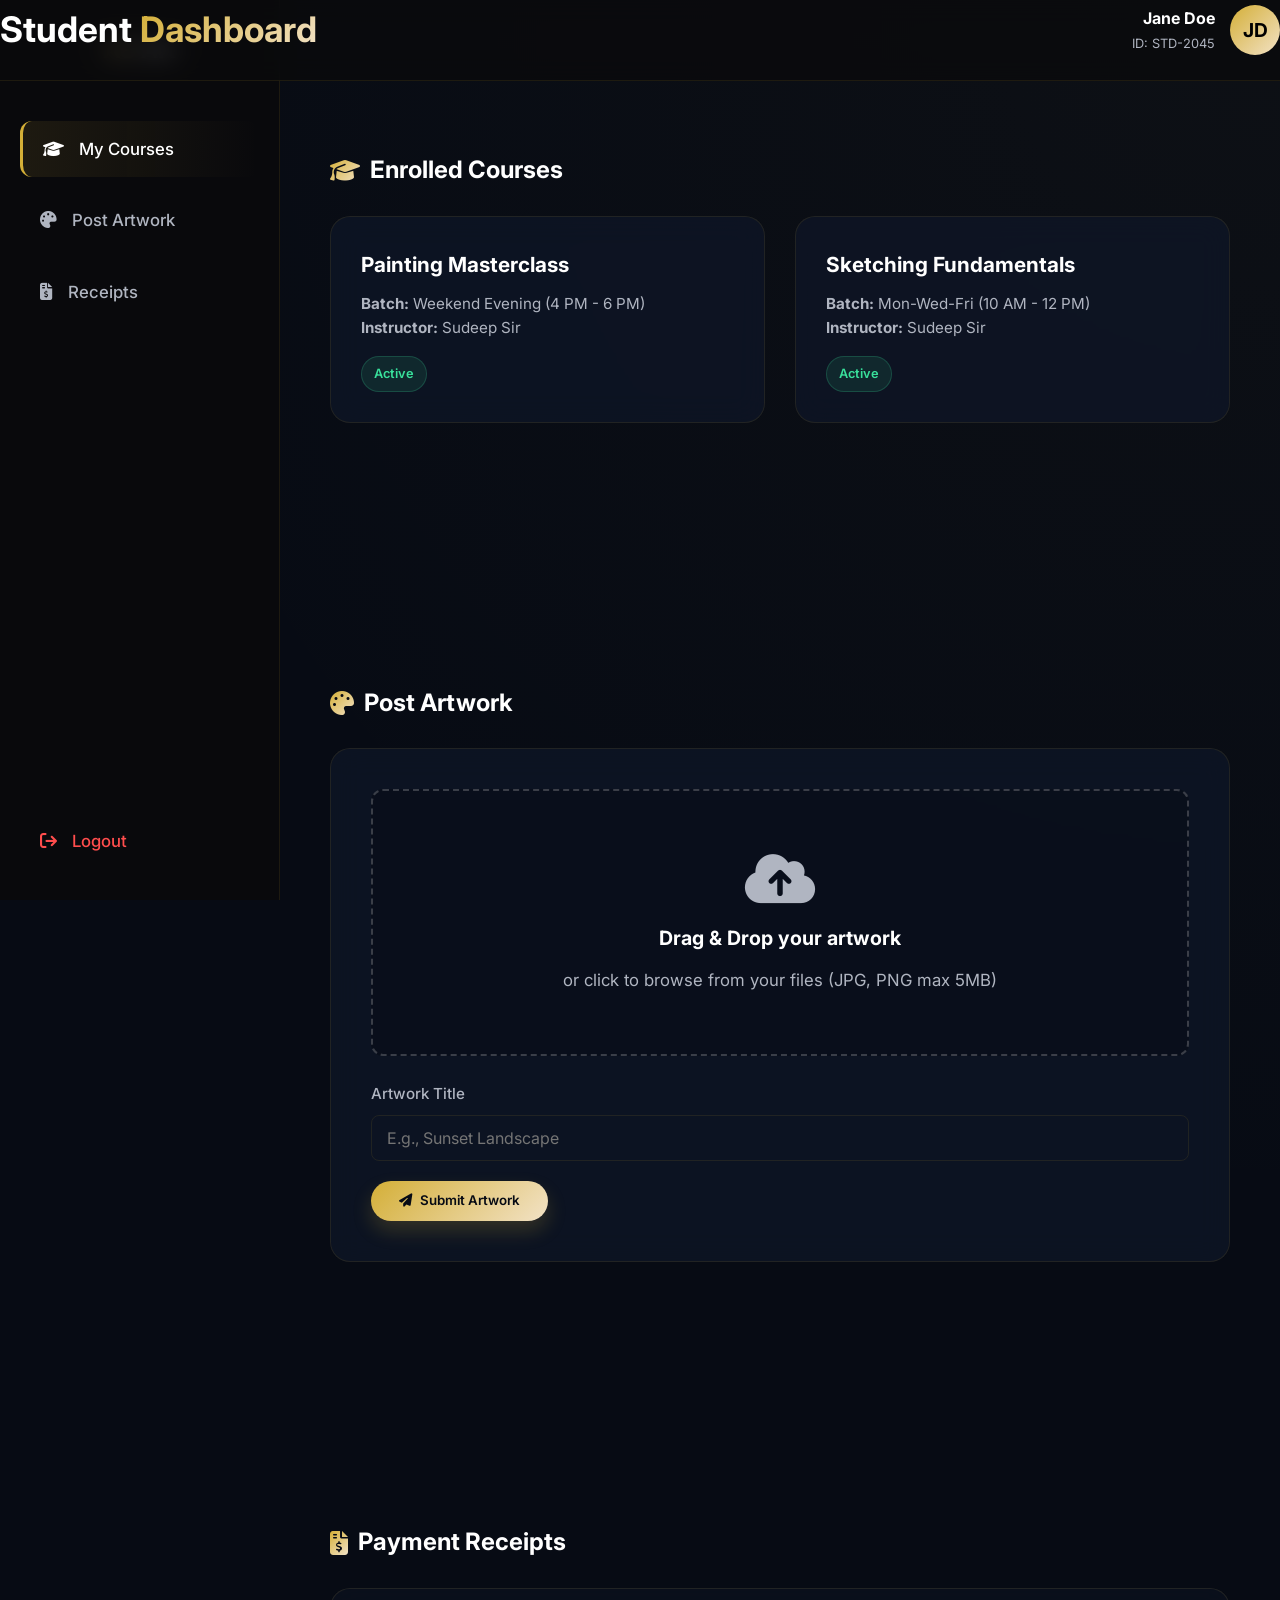
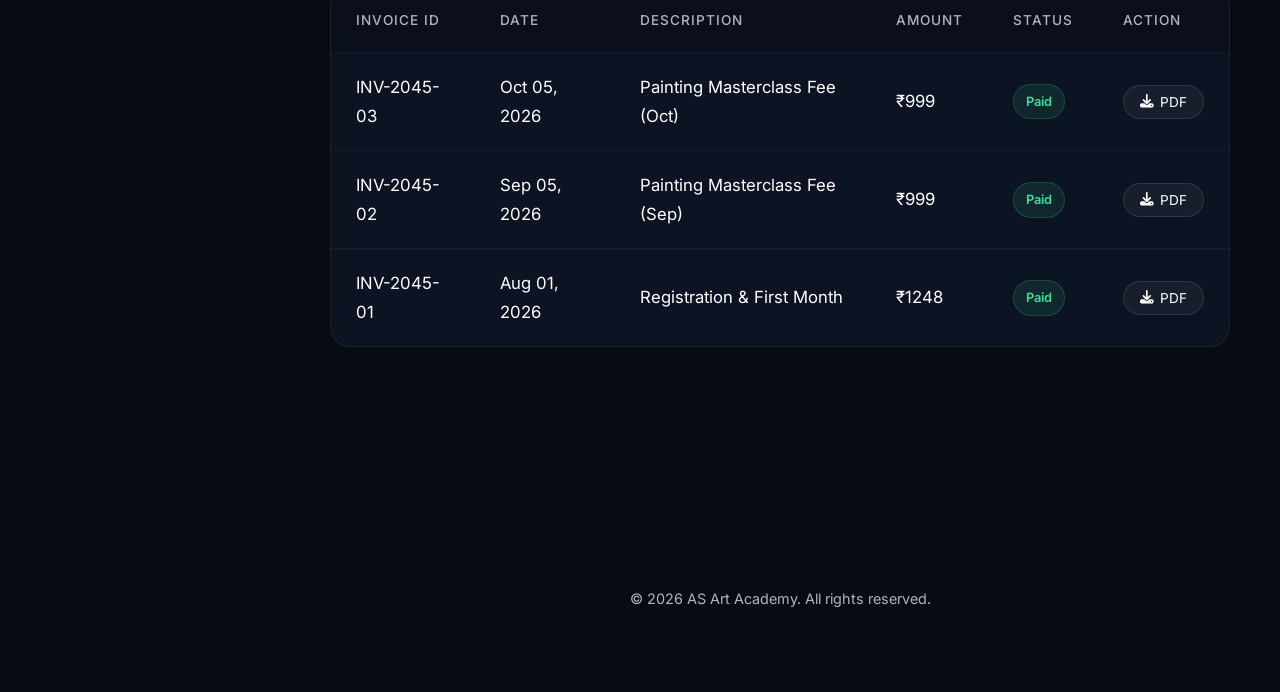
<file: student-dashboard.html>
<!DOCTYPE html>
<html lang="en">

<head>
    <meta charset="UTF-8">
    <meta name="viewport" content="width=device-width, initial-scale=1.0">
    <title>Student Dashboard | AS Art Academy</title>
    <link href="https://fonts.googleapis.com/css2?family=Inter:wght@300;400;500;600;700&display=swap" rel="stylesheet">
    <link rel="stylesheet" href="https://cdnjs.cloudflare.com/ajax/libs/font-awesome/6.4.0/css/all.min.css" />
    <link rel="stylesheet" href="style.css">
    <link rel="stylesheet" href="dashboard.css">
</head>

<body>
    <div class="dashboard-container">
        <!-- Sidebar Navigation -->
        <aside class="dashboard-sidebar">
            <a href="index.html" class="dashboard-brand"><span class="gradient-text">AS</span> Art</a>

            <nav class="dashboard-nav">
                <a href="#courses" class="active"><i class="fa-solid fa-graduation-cap"></i> <span>My Courses</span></a>
                <a href="#artwork"><i class="fa-solid fa-palette"></i> <span>Post Artwork</span></a>
                <a href="#receipts"><i class="fa-solid fa-file-invoice-dollar"></i> <span>Receipts</span></a>
            </nav>

            <a href="index.html" class="dashboard-logout"><i class="fa-solid fa-arrow-right-from-bracket"></i>
                <span>Logout</span></a>
        </aside>

        <!-- Main Content -->
        <main class="dashboard-main">
            <header class="dashboard-header">
                <h1>Student <span class="gradient-text">Dashboard</span></h1>
                <div class="user-profile">
                    <div class="user-text">
                        <h4>Jane Doe</h4>
                        <p>ID: STD-2045</p>
                    </div>
                    <div class="user-avatar">JD</div>
                </div>
            </header>

            <!-- My Courses Section -->
            <section id="courses" class="dash-section">
                <h2 class="dash-section-header"><i class="fa-solid fa-graduation-cap gradient-text"></i> Enrolled
                    Courses</h2>
                <div class="dashboard-grid">
                    <div class="dash-card">
                        <h3>Painting Masterclass</h3>
                        <p><strong>Batch:</strong> Weekend Evening (4 PM - 6 PM)</p>
                        <p><strong>Instructor:</strong> Sudeep Sir</p>
                        <div style="margin-top: 15px;">
                            <span class="status-badge status-paid">Active</span>
                        </div>
                    </div>
                    <div class="dash-card">
                        <h3>Sketching Fundamentals</h3>
                        <p><strong>Batch:</strong> Mon-Wed-Fri (10 AM - 12 PM)</p>
                        <p><strong>Instructor:</strong> Sudeep Sir</p>
                        <div style="margin-top: 15px;">
                            <span class="status-badge status-paid">Active</span>
                        </div>
                    </div>
                </div>
            </section>

            <!-- Post Artwork Section -->
            <section id="artwork" class="dash-section">
                <h2 class="dash-section-header"><i class="fa-solid fa-palette gradient-text"></i> Post Artwork</h2>
                <div class="artwork-form-container">
                    <form onsubmit="event.preventDefault(); alert('Artwork submitted for review successfully!');">
                        <div class="artwork-upload-area">
                            <i class="fa-solid fa-cloud-arrow-up"></i>
                            <h3>Drag & Drop your artwork</h3>
                            <p style="color: var(--text-secondary); margin-top: 10px;">or click to browse from your
                                files (JPG, PNG max 5MB)</p>
                        </div>
                        <div class="input-group" style="margin-bottom: 20px;">
                            <label style="display:block; margin-bottom: 8px; color: var(--text-secondary);">Artwork
                                Title</label>
                            <input type="text" placeholder="E.g., Sunset Landscape" required
                                style="width: 100%;background: transparent; border: 1px solid var(--border-color); color: white; padding: 12px 15px; border-radius: 8px; font-size: 1rem; outline: none;">
                        </div>
                        <button type="submit" class="cta-btn primary-btn"><i class="fa-solid fa-paper-plane"></i> Submit
                            Artwork</button>
                    </form>
                </div>
            </section>

            <!-- Receipts Section -->
            <section id="receipts" class="dash-section">
                <h2 class="dash-section-header"><i class="fa-solid fa-file-invoice-dollar gradient-text"></i> Payment
                    Receipts</h2>
                <div class="dash-table-wrapper">
                    <table class="dash-table">
                        <thead>
                            <tr>
                                <th>Invoice ID</th>
                                <th>Date</th>
                                <th>Description</th>
                                <th>Amount</th>
                                <th>Status</th>
                                <th>Action</th>
                            </tr>
                        </thead>
                        <tbody>
                            <tr>
                                <td>INV-2045-03</td>
                                <td>Oct 05, 2026</td>
                                <td>Painting Masterclass Fee (Oct)</td>
                                <td>₹999</td>
                                <td><span class="status-badge status-paid">Paid</span></td>
                                <td><button class="btn-small" onclick="alert('Downloading Receipt...')"><i
                                            class="fa-solid fa-download"></i> PDF</button></td>
                            </tr>
                            <tr>
                                <td>INV-2045-02</td>
                                <td>Sep 05, 2026</td>
                                <td>Painting Masterclass Fee (Sep)</td>
                                <td>₹999</td>
                                <td><span class="status-badge status-paid">Paid</span></td>
                                <td><button class="btn-small" onclick="alert('Downloading Receipt...')"><i
                                            class="fa-solid fa-download"></i> PDF</button></td>
                            </tr>
                            <tr>
                                <td>INV-2045-01</td>
                                <td>Aug 01, 2026</td>
                                <td>Registration & First Month</td>
                                <td>₹1248</td>
                                <td><span class="status-badge status-paid">Paid</span></td>
                                <td><button class="btn-small" onclick="alert('Downloading Receipt...')"><i
                                            class="fa-solid fa-download"></i> PDF</button></td>
                            </tr>
                        </tbody>
                    </table>
                </div>
            </section>

            <footer style="margin-top: 50px; text-align: center; color: var(--text-secondary); font-size: 0.9rem;">
                &copy; 2026 AS Art Academy. All rights reserved.
            </footer>
        </main>
    </div>

    <!-- Smooth Scrolling for Sidebar -->
    <script>
        document.querySelectorAll('.dashboard-nav a[href^="#"]').forEach(anchor => {
            anchor.addEventListener('click', function (e) {
                e.preventDefault();
                document.querySelectorAll('.dashboard-nav a').forEach(a => a.classList.remove('active'));
                this.classList.add('active');
                document.querySelector(this.getAttribute('href')).scrollIntoView({
                    behavior: 'smooth'
                });
            });
        });
    </script>
</body>

</html>
</file>
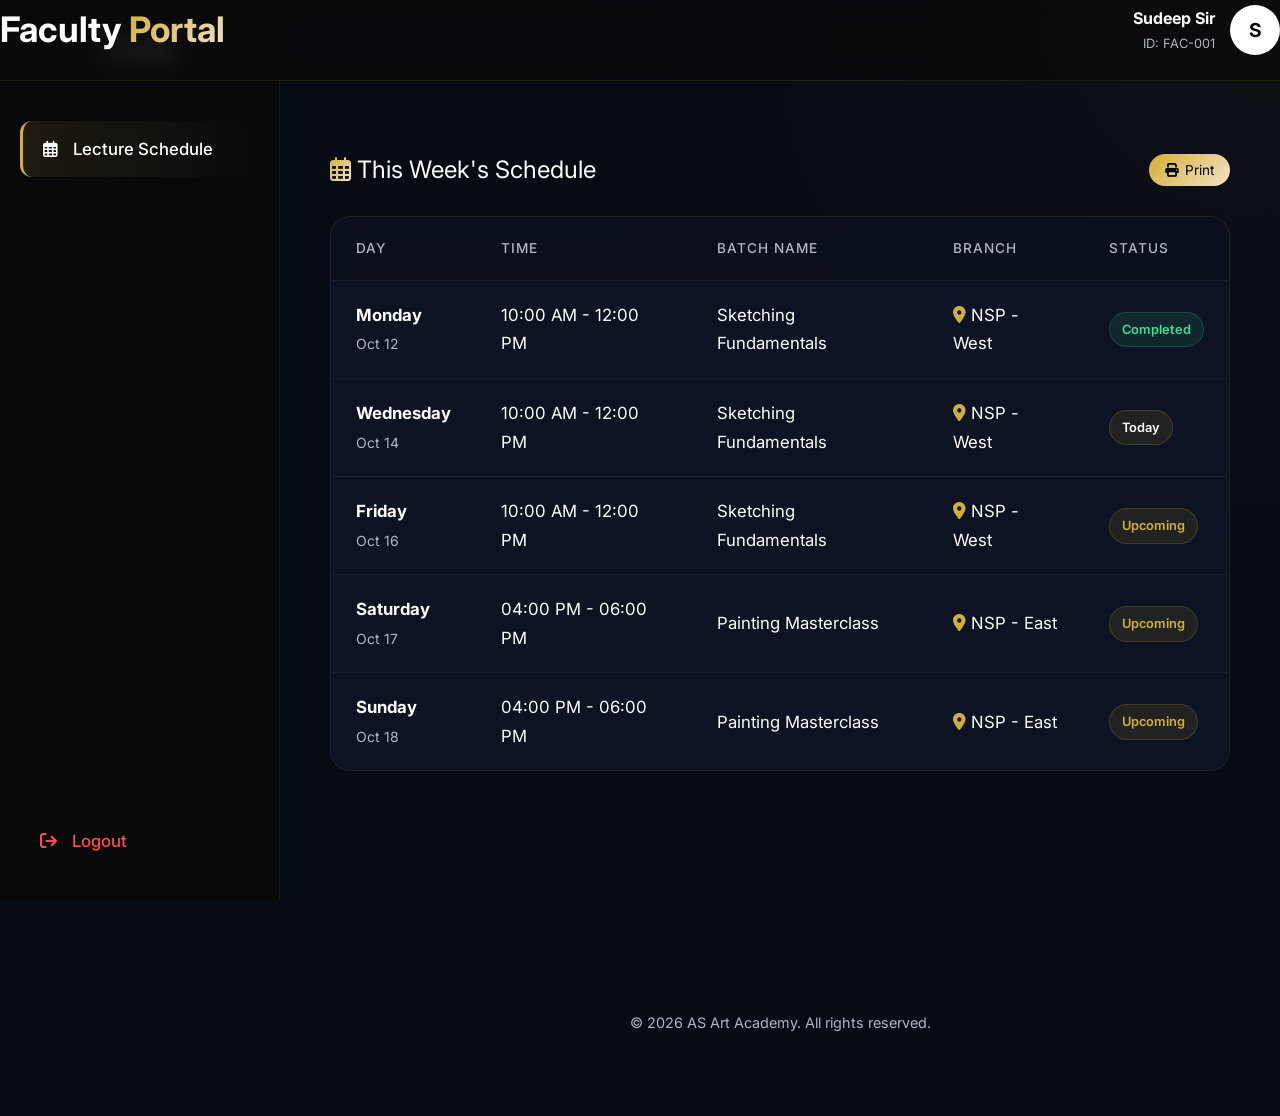
<file: teacher-dashboard.html>
<!DOCTYPE html>
<html lang="en">

<head>
    <meta charset="UTF-8">
    <meta name="viewport" content="width=device-width, initial-scale=1.0">
    <title>Teacher Dashboard | AS Art Academy</title>
    <link href="https://fonts.googleapis.com/css2?family=Inter:wght@300;400;500;600;700&display=swap" rel="stylesheet">
    <link rel="stylesheet" href="https://cdnjs.cloudflare.com/ajax/libs/font-awesome/6.4.0/css/all.min.css" />
    <link rel="stylesheet" href="style.css">
    <link rel="stylesheet" href="dashboard.css">
</head>

<body>
    <div class="dashboard-container">
        <!-- Sidebar Navigation -->
        <aside class="dashboard-sidebar">
            <a href="index.html" class="dashboard-brand"><span class="gradient-text">AS</span> Art</a>

            <nav class="dashboard-nav">
                <a href="#schedule" class="active"><i class="fa-regular fa-calendar-days"></i> <span>Lecture
                        Schedule</span></a>
            </nav>

            <a href="index.html" class="dashboard-logout"><i class="fa-solid fa-arrow-right-from-bracket"></i>
                <span>Logout</span></a>
        </aside>

        <!-- Main Content -->
        <main class="dashboard-main">
            <header class="dashboard-header">
                <h1>Faculty <span class="gradient-text">Portal</span></h1>
                <div class="user-profile">
                    <div class="user-text">
                        <h4>Sudeep Sir</h4>
                        <p>ID: FAC-001</p>
                    </div>
                    <div class="user-avatar" style="background: var(--text-primary); color: #000;">S</div>
                </div>
            </header>

            <!-- Lecture Schedule Section -->
            <section id="schedule" class="dash-section">
                <div class="dash-section-header"
                    style="display: flex; justify-content: space-between; align-items: center; width: 100%;">
                    <span><i class="fa-regular fa-calendar-days gradient-text"></i> This Week's Schedule</span>
                    <button class="btn-small" style="background: var(--accent-gradient); color: #000; border: none;"><i
                            class="fa-solid fa-print"></i> Print</button>
                </div>

                <div class="dash-table-wrapper">
                    <table class="dash-table">
                        <thead>
                            <tr>
                                <th>Day</th>
                                <th>Time</th>
                                <th>Batch Name</th>
                                <th>Branch</th>
                                <th>Status</th>
                            </tr>
                        </thead>
                        <tbody>
                            <tr>
                                <td><strong>Monday</strong><br><small style="color: var(--text-secondary);">Oct
                                        12</small></td>
                                <td>10:00 AM - 12:00 PM</td>
                                <td>Sketching Fundamentals</td>
                                <td><i class="fa-solid fa-location-dot" style="color: var(--accent-1);"></i> NSP - West
                                </td>
                                <td><span class="status-badge status-paid">Completed</span></td>
                            </tr>
                            <tr>
                                <td><strong>Wednesday</strong><br><small style="color: var(--text-secondary);">Oct
                                        14</small></td>
                                <td>10:00 AM - 12:00 PM</td>
                                <td>Sketching Fundamentals</td>
                                <td><i class="fa-solid fa-location-dot" style="color: var(--accent-1);"></i> NSP - West
                                </td>
                                <td><span class="status-badge status-upcoming" style="color: white">Today</span></td>
                            </tr>
                            <tr>
                                <td><strong>Friday</strong><br><small style="color: var(--text-secondary);">Oct
                                        16</small></td>
                                <td>10:00 AM - 12:00 PM</td>
                                <td>Sketching Fundamentals</td>
                                <td><i class="fa-solid fa-location-dot" style="color: var(--accent-1);"></i> NSP - West
                                </td>
                                <td><span class="status-badge status-upcoming">Upcoming</span></td>
                            </tr>
                            <tr>
                                <td><strong>Saturday</strong><br><small style="color: var(--text-secondary);">Oct
                                        17</small></td>
                                <td>04:00 PM - 06:00 PM</td>
                                <td>Painting Masterclass</td>
                                <td><i class="fa-solid fa-location-dot" style="color: var(--accent-1);"></i> NSP - East
                                </td>
                                <td><span class="status-badge status-upcoming">Upcoming</span></td>
                            </tr>
                            <tr>
                                <td><strong>Sunday</strong><br><small style="color: var(--text-secondary);">Oct
                                        18</small></td>
                                <td>04:00 PM - 06:00 PM</td>
                                <td>Painting Masterclass</td>
                                <td><i class="fa-solid fa-location-dot" style="color: var(--accent-1);"></i> NSP - East
                                </td>
                                <td><span class="status-badge status-upcoming">Upcoming</span></td>
                            </tr>
                        </tbody>
                    </table>
                </div>
            </section>

            <footer style="margin-top: 50px; text-align: center; color: var(--text-secondary); font-size: 0.9rem;">
                &copy; 2026 AS Art Academy. All rights reserved.
            </footer>
        </main>
    </div>

    <!-- Smooth Scrolling for Sidebar -->
    <script>
        document.querySelectorAll('.dashboard-nav a[href^="#"]').forEach(anchor => {
            anchor.addEventListener('click', function (e) {
                e.preventDefault();
                document.querySelectorAll('.dashboard-nav a').forEach(a => a.classList.remove('active'));
                this.classList.add('active');
                document.querySelector(this.getAttribute('href')).scrollIntoView({
                    behavior: 'smooth'
                });
            });
        });
    </script>
</body>

</html>
</file>
<file: style.css>
:root {
    --bg-dark: #070B14;
    --bg-card: #0E1626;
    --bg-card-hover: #15223A;
    --text-primary: #ffffff;
    --text-secondary: #B0B5C1;
    --accent-1: #D4AF37;
    --accent-2: #F2E2C6;
    --accent-gradient: linear-gradient(135deg, var(--accent-1), var(--accent-2));
    --border-color: rgba(212, 175, 55, 0.1);
}

* {
    margin: 0;
    padding: 0;
    box-sizing: border-box;
    font-family: 'Inter', sans-serif;
}

html {
    scroll-behavior: smooth;
    font-size: 16px;
}

body {
    background-color: var(--bg-dark);
    color: var(--text-primary);
    line-height: 1.7;
    overflow-x: hidden;
    font-size: 1.05rem;
}

.container {
    max-width: 1200px;
    margin: 0 auto;
    padding: 0 24px;
}

.gradient-text {
    background: linear-gradient(135deg, #D4AF37, #F2E2C6, #C5A017, #D4AF37);
    background-size: 300% 300%;
    -webkit-background-clip: text;
    -webkit-text-fill-color: transparent;
    background-clip: text;
    animation: gradientShift 6s ease infinite;
}

@keyframes gradientShift {
    0% {
        background-position: 0% 50%;
    }

    50% {
        background-position: 100% 50%;
    }

    100% {
        background-position: 0% 50%;
    }
}

a {
    text-decoration: none;
    color: inherit;
    transition: 0.3s;
}

header {
    position: fixed;
    top: 0;
    left: 0;
    width: 100%;
    z-index: 1000;
    background: rgba(10, 10, 12, 0.8);
    backdrop-filter: blur(12px);
    border-bottom: 1px solid var(--border-color);
    transition: all 0.3s;
}

.header-content {
    display: flex;
    justify-content: space-between;
    align-items: center;
    height: 80px;
}

.logo {
    font-size: 1.5rem;
    font-weight: 700;
    letter-spacing: 1px;
    display: flex;
    align-items: center;
}

.desktop-nav a {
    margin: 0 15px;
    font-weight: 500;
    color: var(--text-secondary);
}

.desktop-nav a:hover {
    color: var(--text-primary);
}

.cta-btn {
    display: inline-flex;
    align-items: center;
    gap: 8px;
    padding: 12px 28px;
    border-radius: 50px;
    font-weight: 600;
    cursor: pointer;
    transition: transform 0.3s, box-shadow 0.3s;
}

.primary-btn {
    background: var(--accent-gradient);
    color: #070B14;
    border: none;
    box-shadow: 0 10px 20px rgba(212, 175, 55, 0.2);
}

.primary-btn:hover {
    transform: translateY(-3px);
    box-shadow: 0 15px 25px rgba(212, 175, 55, 0.3);
}

.cta-btn.sm-hidden {
    background: rgba(255, 255, 255, 0.05);
    border: 1px solid rgba(255, 255, 255, 0.1);
}

.cta-btn.sm-hidden:hover {
    background: rgba(255, 255, 255, 0.1);
}

.mobile-menu-btn {
    display: none;
    background: transparent;
    border: none;
    color: white;
    font-size: 1.5rem;
    cursor: pointer;
}

.mobile-nav {
    display: none;
    flex-direction: column;
    padding: 20px;
    background: var(--bg-card);
    border-top: 1px solid var(--border-color);
}

.mobile-nav a {
    padding: 15px 0;
    border-bottom: 1px solid var(--border-color);
    color: var(--text-primary);
    font-weight: 500;
}

@media (max-width: 768px) {

    .desktop-nav,
    .sm-hidden {
        display: none;
    }

    .mobile-menu-btn {
        display: block;
    }

    .mobile-nav.active {
        display: flex;
    }
}

.hero {
    position: relative;
    padding: 180px 0 100px;
    min-height: 100vh;
    display: flex;
    align-items: center;
    overflow: hidden;
}

.blob-bg {
    display: none;
    /* Removed for a cleaner Schoolism aesthetic */
}

.hero-container {
    text-align: center;
    max-width: 800px;
    margin: 0 auto;
}

.hero-title {
    font-size: 3.5rem;
    font-weight: 700;
    line-height: 1.2;
    margin-bottom: 20px;
}

.hero-subtitle {
    font-size: 1.15rem;
    color: var(--text-secondary);
    margin-bottom: 30px;
}

@media (max-width: 768px) {
    .hero-title {
        font-size: 2.5rem;
    }

    .hero-subtitle {
        font-size: 1.05rem;
    }
}

.hero-actions {
    display: flex;
    flex-direction: column;
    align-items: center;
    gap: 20px;
}

.stars {
    color: #febe10;
}

section {
    padding: 100px 0;
}

.section-header {
    text-align: center;
    margin-bottom: 60px;
}

.section-header h2 {
    font-size: 3rem;
    margin-bottom: 15px;
}

.programs-grid {
    display: grid;
    grid-template-columns: repeat(auto-fit, minmax(250px, 1fr));
    gap: 30px;
}

.program-card {
    background: rgba(14, 22, 38, 0.8);
    backdrop-filter: blur(20px);
    padding: 0;
    border-radius: 12px;
    border: 1px solid var(--border-color);
    transition: all 0.4s cubic-bezier(0.175, 0.885, 0.32, 1.275);
    position: relative;
    overflow: hidden;
    display: flex;
    flex-direction: column;
}

.program-image {
    width: 100%;
    height: 220px;
    object-fit: cover;
    border-bottom: 1px solid var(--border-color);
}

.program-content {
    padding: 30px;
}

.program-card::before {
    content: '';
    position: absolute;
    top: 0;
    left: 0;
    width: 100%;
    height: 100%;
    background: linear-gradient(135deg, rgba(212, 175, 55, 0.05), transparent);
    opacity: 0;
    transition: 0.4s;
    pointer-events: none;
}

.program-card:hover {
    transform: translateY(-10px);
    border-color: rgba(212, 175, 55, 0.5);
    box-shadow: 0 15px 30px rgba(0, 0, 0, 0.5), 0 0 20px rgba(212, 175, 55, 0.1);
}

.program-card:hover::before {
    opacity: 1;
}

.icon-wrap {
    display: none;
}

@keyframes floatIcon {

    0%,
    100% {
        transform: translateY(0);
    }

    50% {
        transform: translateY(-8px);
    }
}

/* Gallery */
.gallery-grid {
    display: grid;
    grid-template-columns: repeat(auto-fit, minmax(280px, 1fr));
    gap: 20px;
}

.gallery-item {
    border-radius: 12px;
    overflow: hidden;
    position: relative;
    border: 1px solid var(--border-color);
}

.gallery-item img {
    width: 100%;
    height: 100%;
    object-fit: cover;
    transition: transform 0.5s ease;
    display: block;
}

.gallery-item:hover img {
    transform: scale(1.05);
}

/* Faculty */
.faculty-grid {
    display: grid;
    grid-template-columns: repeat(auto-fit, minmax(300px, 1fr));
    gap: 30px;
    justify-content: center;
}

.faculty-card {
    background: rgba(14, 22, 38, 0.8);
    backdrop-filter: blur(20px);
    border-radius: 12px;
    border: 1px solid var(--border-color);
    overflow: hidden;
    transition: 0.3s;
    text-align: center;
}

.faculty-card:hover {
    transform: translateY(-10px);
    border-color: rgba(212, 175, 55, 0.5);
    box-shadow: 0 15px 30px rgba(0, 0, 0, 0.5), 0 0 20px rgba(212, 175, 55, 0.1);
}

.faculty-image {
    width: 100%;
    height: 300px;
    object-fit: cover;
    border-bottom: 1px solid var(--border-color);
}

.faculty-content {
    padding: 30px;
}

.faculty-title {
    color: var(--accent-1);
    font-size: 0.9rem;
    font-weight: 600;
    margin-bottom: 15px;
    text-transform: uppercase;
    letter-spacing: 1px;
}

/* Reviews */
.reviews-grid {
    display: grid;
    grid-template-columns: repeat(auto-fit, minmax(350px, 1fr));
    gap: 40px;
}

.review-card {
    background: rgba(14, 22, 38, 0.8);
    backdrop-filter: blur(15px);
    padding: 40px;
    border-radius: 20px;
    border: 1px solid rgba(255, 255, 255, 0.08);
    transition: 0.3s;
    cursor: pointer;
    box-shadow: 0 8px 25px rgba(0, 0, 0, 0.3);
    position: relative;
    overflow: hidden;
}

.review-card::before {
    content: '';
    position: absolute;
    top: 0;
    left: -100%;
    width: 50%;
    height: 100%;
    background: linear-gradient(to right, transparent, rgba(212, 175, 55, 0.15), transparent);
    transform: skewX(-20deg);
    animation: loadingGlow 3s infinite;
}

@keyframes loadingGlow {
    0% {
        left: -100%;
    }

    100% {
        left: 200%;
    }
}

.review-card:hover {
    transform: translateY(-8px) scale(1.02);
    box-shadow: 0 15px 30px rgba(212, 175, 55, 0.2);
    border-color: rgba(212, 175, 55, 0.4);
    background: rgba(20, 30, 50, 0.9);
}

.reviewer {
    display: flex;
    align-items: center;
    gap: 15px;
    margin-bottom: 20px;
}

.avatar {
    width: 50px;
    height: 50px;
    border-radius: 50%;
    background: var(--accent-gradient);
    display: flex;
    align-items: center;
    justify-content: center;
    font-weight: bold;
    font-size: 1.2rem;
}

.review-text {
    color: #e4e4e7;
    font-style: italic;
}

.locations-section {
    background: rgba(255, 255, 255, 0.01);
    border-top: 1px solid var(--border-color);
}

.location-tabs {
    display: flex;
    justify-content: center;
    gap: 15px;
    margin-bottom: 40px;
}

.tab-btn {
    background: var(--bg-card);
    border: 1px solid var(--border-color);
    color: var(--text-secondary);
    padding: 12px 30px;
    border-radius: 50px;
    font-size: 1.1rem;
    cursor: pointer;
    transition: 0.3s;
}

.tab-btn.active {
    background: var(--accent-gradient);
    color: white;
    border: none;
}

.location-pane {
    display: none;
    animation: fadeIn 0.5s ease;
}

.location-pane.active {
    display: block;
}

@keyframes fadeIn {
    from {
        opacity: 0;
        transform: translateY(10px);
    }

    to {
        opacity: 1;
        transform: translateY(0);
    }
}

.loc-grid {
    background: rgba(255, 255, 255, 0.03);
    backdrop-filter: blur(20px);
    border-radius: 30px;
    border: 1px solid rgba(255, 255, 255, 0.08);
    transition: 0.3s;
}

.loc-grid:hover {
    border-color: rgba(212, 175, 55, 0.4);
    box-shadow: 0 10px 40px rgba(212, 175, 55, 0.1);
}

.loc-info {
    padding: 50px;
}

.loc-info h3 {
    font-size: 2rem;
    margin-bottom: 20px;
}

.address {
    font-size: 1.1rem;
    color: var(--text-secondary);
    margin-bottom: 30px;
    line-height: 1.8;
}

.loc-meta div {
    display: flex;
    align-items: center;
    gap: 10px;
    color: #e4e4e7;
    margin-bottom: 10px;
}

footer {
    padding: 80px 0 30px;
}

.footer-content {
    display: grid;
    grid-template-columns: repeat(auto-fit, minmax(250px, 1fr));
    gap: 50px;
}

.footer-brand h2 {
    font-size: 1.8rem;
    margin-bottom: 20px;
}

.footer-brand p {
    color: var(--text-secondary);
    margin-bottom: 25px;
}

.social-links {
    display: flex;
    gap: 15px;
}

.social-links a {
    width: 40px;
    height: 40px;
    border-radius: 50%;
    background: rgba(255, 255, 255, 0.05);
    display: flex;
    align-items: center;
    justify-content: center;
}

.social-links a:hover {
    background: var(--accent-gradient);
}

.footer-links a {
    display: block;
    color: var(--text-secondary);
    margin-bottom: 12px;
}

.footer-contact p {
    color: var(--text-secondary);
    margin-bottom: 15px;
}

/* WhatsApp AI Chat Widget */
.wa-floating-btn {
    position: fixed;
    bottom: 30px;
    right: 30px;
    width: 60px;
    height: 60px;
    background-color: #25D366;
    color: white;
    border-radius: 50%;
    display: flex;
    justify-content: center;
    align-items: center;
    font-size: 2rem;
    border: none;
    cursor: pointer;
    box-shadow: 0 5px 15px rgba(37, 211, 102, 0.4);
    z-index: 1000;
    transition: transform 0.3s;
}

.wa-floating-btn:hover {
    transform: scale(1.1);
}

.wa-chat-panel {
    position: fixed;
    bottom: 100px;
    right: 30px;
    width: 350px;
    height: 480px;
    background: #111b21;
    border-radius: 15px;
    box-shadow: 0 10px 30px rgba(0, 0, 0, 0.5);
    display: flex;
    flex-direction: column;
    z-index: 1000;
    overflow: hidden;
    transform: translateY(20px);
    opacity: 0;
    pointer-events: none;
    transition: all 0.3s cubic-bezier(0.175, 0.885, 0.32, 1.275);
    border: 1px solid rgba(255, 255, 255, 0.1);
}

.wa-chat-panel.active {
    transform: translateY(0);
    opacity: 1;
    pointer-events: all;
}

.wa-chat-header {
    background: #005c4b;
    padding: 15px 20px;
    display: flex;
    justify-content: space-between;
    align-items: center;
    color: white;
}

.wa-header-info {
    display: flex;
    align-items: center;
    gap: 12px;
}

.wa-avatar {
    width: 40px;
    height: 40px;
    border-radius: 50%;
    background: white;
    padding: 5px;
    object-fit: contain;
}

.wa-header-info h4 {
    font-size: 1.1rem;
    margin-bottom: 2px;
}

.wa-header-info p {
    font-size: 0.8rem;
    color: #e5ddd5;
}

.wa-close-btn {
    background: transparent;
    border: none;
    color: white;
    font-size: 1.2rem;
    cursor: pointer;
}

.wa-chat-body {
    flex: 1;
    background: #0b141a;
    background-image: url('https://user-images.githubusercontent.com/15075759/28719144-86dc0f70-73b1-11e7-911d-60d70fcded21.png');
    background-size: contain;
    padding: 20px;
    overflow-y: auto;
    display: flex;
    flex-direction: column;
    gap: 10px;
}

.wa-message {
    max-width: 80%;
    padding: 10px 15px;
    border-radius: 12px;
    font-size: 0.95rem;
    position: relative;
    word-wrap: break-word;
}

.wa-message p {
    color: inherit;
}

.wa-received {
    align-self: flex-start;
    background: #202c33;
    color: #e9edef;
    border-top-left-radius: 0;
}

.wa-sent {
    align-self: flex-end;
    background: #005c4b;
    color: #e9edef;
    border-top-right-radius: 0;
}

.wa-time {
    font-size: 0.7rem;
    color: rgba(255, 255, 255, 0.5);
    display: block;
    text-align: right;
    margin-top: 5px;
}

.wa-chat-footer {
    background: #202c33;
    padding: 15px;
    display: flex;
    gap: 10px;
    align-items: center;
}

.wa-chat-footer input {
    flex: 1;
    background: #2a3942;
    border: none;
    padding: 12px 15px;
    border-radius: 25px;
    color: white;
    outline: none;
}

.wa-chat-footer input::placeholder {
    color: #8696a0;
}

.wa-chat-footer button {
    background: #00a884;
    color: white;
    border: none;
    width: 44px;
    height: 44px;
    border-radius: 50%;
    display: flex;
    align-items: center;
    justify-content: center;
    cursor: pointer;
    font-size: 1.1rem;
    transition: 0.3s;
}

.wa-chat-footer button:hover {
    background: #008f6f;
}

@media (max-width: 480px) {
    .wa-chat-panel {
        width: calc(100% - 40px);
        right: 20px;
        bottom: 100px;
    }
}

/* Modal Styles */
.modal-overlay {
    position: fixed;
    top: 0;
    left: 0;
    width: 100%;
    height: 100%;
    background: rgba(0, 0, 0, 0.8);
    backdrop-filter: blur(5px);
    display: flex;
    justify-content: center;
    align-items: center;
    z-index: 2000;
    opacity: 0;
    pointer-events: none;
    transition: 0.3s;
}

.modal-overlay.active {
    opacity: 1;
    pointer-events: all;
}

.modal-content {
    background: var(--bg-card);
    padding: 40px;
    border-radius: 20px;
    width: 90%;
    max-width: 500px;
    position: relative;
    border: 1px solid var(--border-color);
    transform: translateY(20px);
    transition: 0.3s;
    max-height: 90vh;
    overflow-y: auto;
}

.modal-overlay.active .modal-content {
    transform: translateY(0);
}

.close-modal {
    position: absolute;
    top: 20px;
    right: 20px;
    font-size: 1.5rem;
    cursor: pointer;
    color: var(--text-secondary);
    transition: 0.3s;
}

.close-modal:hover {
    color: white;
}

.modal-content h2 {
    margin-bottom: 10px;
    font-size: 2rem;
}

.modal-content p {
    color: var(--text-secondary);
    margin-bottom: 30px;
}

/* Form Selection */
.form-selection-view {
    padding: 20px 0;
}

.selection-grid {
    display: grid;
    grid-template-columns: 1fr 1fr;
    gap: 20px;
}

.selection-card {
    background: rgba(255, 255, 255, 0.03);
    border: 1px solid var(--border-color);
    border-radius: 16px;
    padding: 30px 20px;
    cursor: pointer;
    transition: 0.3s;
    text-align: center;
    color: white;
    display: flex;
    flex-direction: column;
    align-items: center;
    box-shadow: 0 5px 15px rgba(0, 0, 0, 0.2);
}

.selection-card:hover {
    background: rgba(212, 175, 55, 0.1);
    border-color: rgba(212, 175, 55, 0.5);
    transform: translateY(-5px);
    box-shadow: 0 10px 25px rgba(212, 175, 55, 0.15);
}

.back-btn:hover {
    color: white !important;
}

@media (max-width: 600px) {
    .selection-grid {
        grid-template-columns: 1fr;
    }
}

.input-group {
    margin-bottom: 20px;
    text-align: left;
}

.input-group label {
    display: block;
    margin-bottom: 8px;
    font-weight: 500;
    font-size: 0.95rem;
    color: var(--text-secondary);
}

.input-group input,
.input-group select {
    width: 100%;
    padding: 15px;
    border-radius: 12px;
    background: rgba(255, 255, 255, 0.03);
    border: 1px solid var(--border-color);
    color: white;
    outline: none;
    font-size: 1rem;
    transition: 0.3s;
}

.input-group input:focus,
.input-group select:focus {
    border-color: var(--accent-1);
    background: rgba(255, 255, 255, 0.05);
}

.input-group select option {
    background: var(--bg-card);
    color: white;
}
</file>
<file: dashboard.css>
/* Dashboard Specific Styles using AS Art Academy Design System */

:root {
    --sidebar-width: 280px;
    --card-bg: rgba(14, 22, 38, 0.8);
    --border-color: rgba(212, 175, 55, 0.1);
}

body {
    background-color: var(--bg-dark);
    margin: 0;
    padding: 0;
    font-family: 'Inter', sans-serif;
    color: var(--text-primary);
    overflow-x: hidden;
}

/* Dashboard Layout */
.dashboard-container {
    display: flex;
    min-height: 100vh;
}

.dashboard-sidebar {
    width: var(--sidebar-width);
    background: rgba(10, 10, 12, 0.95);
    border-right: 1px solid var(--border-color);
    padding: 30px 20px;
    display: flex;
    flex-direction: column;
    position: fixed;
    height: 100vh;
    overflow-y: auto;
    z-index: 100;
}

.dashboard-brand {
    font-size: 1.5rem;
    font-weight: 700;
    margin-bottom: 50px;
    text-align: center;
    text-decoration: none;
    display: block;
}

.dashboard-nav {
    display: flex;
    flex-direction: column;
    gap: 15px;
    flex: 1;
}

.dashboard-nav a {
    text-decoration: none;
    color: var(--text-secondary);
    padding: 14px 20px;
    border-radius: 12px;
    display: flex;
    align-items: center;
    gap: 15px;
    transition: 0.3s;
    font-weight: 500;
    font-size: 1.05rem;
}

.dashboard-nav a:hover,
.dashboard-nav a.active {
    background: rgba(255, 255, 255, 0.05);
    color: var(--text-primary);
}

.dashboard-nav a.active {
    border-left: 3px solid var(--accent-1);
    background: linear-gradient(90deg, rgba(212, 175, 55, 0.1), transparent);
}

.dashboard-logout {
    margin-top: auto;
    text-decoration: none;
    color: #ff4d4d;
    padding: 14px 20px;
    border-radius: 12px;
    display: flex;
    align-items: center;
    gap: 15px;
    transition: 0.3s;
    font-weight: 500;
}

.dashboard-logout:hover {
    background: rgba(255, 77, 77, 0.1);
}

.dashboard-main {
    flex: 1;
    margin-left: var(--sidebar-width);
    padding: 50px;
    background: radial-gradient(circle at top right, rgba(212, 175, 55, 0.03), transparent 50%);
}

.dashboard-header {
    display: flex;
    justify-content: space-between;
    align-items: center;
    margin-bottom: 50px;
    padding-bottom: 20px;
    border-bottom: 1px solid var(--border-color);
}

.dashboard-header h1 {
    font-size: 2.2rem;
    font-weight: 700;
}

.user-profile {
    display: flex;
    align-items: center;
    gap: 15px;
}

.user-text {
    text-align: right;
}

.user-text h4 {
    margin: 0;
    font-size: 1rem;
}

.user-text p {
    margin: 0;
    font-size: 0.8rem;
    color: var(--text-secondary);
}

.user-avatar {
    width: 50px;
    height: 50px;
    border-radius: 50%;
    background: var(--accent-gradient);
    color: #000;
    display: flex;
    justify-content: center;
    align-items: center;
    font-weight: 700;
    font-size: 1.2rem;
}

/* Sections */
.dash-section {
    margin-bottom: 60px;
}

.dash-section-header {
    font-size: 1.5rem;
    margin-bottom: 25px;
    display: flex;
    align-items: center;
    gap: 10px;
}

/* Dashboard Cards */
.dashboard-grid {
    display: grid;
    grid-template-columns: repeat(auto-fit, minmax(320px, 1fr));
    gap: 30px;
}

.dash-card {
    background: var(--card-bg);
    border: 1px solid var(--border-color);
    border-radius: 20px;
    padding: 30px;
    transition: transform 0.3s ease, box-shadow 0.3s ease, border-color 0.3s ease;
    backdrop-filter: blur(15px);
    position: relative;
    overflow: hidden;
}

.dash-card:hover {
    transform: translateY(-8px);
    box-shadow: 0 15px 30px rgba(0, 0, 0, 0.3);
    border-color: rgba(212, 175, 55, 0.4);
}

.dash-card h3 {
    font-size: 1.3rem;
    margin-bottom: 10px;
}

.dash-card p {
    color: var(--text-secondary);
    font-size: 0.95rem;
    line-height: 1.6;
}

/* Post Artwork Form */
.artwork-form-container {
    background: var(--card-bg);
    border: 1px solid var(--border-color);
    border-radius: 20px;
    padding: 40px;
    backdrop-filter: blur(15px);
}

.artwork-upload-area {
    border: 2px dashed rgba(255, 255, 255, 0.2);
    border-radius: 12px;
    padding: 60px 20px;
    text-align: center;
    cursor: pointer;
    transition: 0.3s;
    margin-bottom: 25px;
    background: rgba(0, 0, 0, 0.2);
}

.artwork-upload-area:hover {
    border-color: var(--accent-1);
    background: rgba(212, 175, 55, 0.05);
}

.artwork-upload-area i {
    font-size: 3.5rem;
    color: var(--text-secondary);
    margin-bottom: 15px;
}

/* Tables */
.dash-table-wrapper {
    background: var(--card-bg);
    border: 1px solid var(--border-color);
    border-radius: 20px;
    overflow: hidden;
    backdrop-filter: blur(15px);
}

.dash-table {
    width: 100%;
    border-collapse: collapse;
}

.dash-table th,
.dash-table td {
    padding: 20px 25px;
    text-align: left;
    border-bottom: 1px solid rgba(255, 255, 255, 0.05);
}

.dash-table th {
    background: rgba(0, 0, 0, 0.2);
    color: var(--text-secondary);
    font-weight: 500;
    text-transform: uppercase;
    font-size: 0.85rem;
    letter-spacing: 1px;
}

.dash-table tr:last-child td {
    border-bottom: none;
}

.dash-table tr:hover td {
    background: rgba(255, 255, 255, 0.02);
}

.status-badge {
    padding: 6px 12px;
    border-radius: 50px;
    font-size: 0.8rem;
    font-weight: 600;
    display: inline-block;
}

.status-paid {
    background: rgba(57, 224, 155, 0.1);
    color: #39E09B;
    border: 1px solid rgba(57, 224, 155, 0.2);
}

.status-upcoming {
    background: rgba(212, 175, 55, 0.1);
    color: var(--accent-1);
    border: 1px solid rgba(212, 175, 55, 0.2);
}

.btn-small {
    padding: 8px 16px;
    font-size: 0.85rem;
    border-radius: 50px;
    display: inline-flex;
    align-items: center;
    gap: 6px;
    background: rgba(255, 255, 255, 0.05);
    color: white;
    border: 1px solid rgba(255, 255, 255, 0.1);
    cursor: pointer;
    transition: 0.3s;
    text-decoration: none;
}

.btn-small:hover {
    background: rgba(255, 255, 255, 0.1);
}

@media (max-width: 900px) {
    .dashboard-sidebar {
        width: 80px;
        padding: 20px 10px;
    }

    .dashboard-brand span,
    .dashboard-brand text,
    .dashboard-nav a span,
    .dashboard-logout span,
    .user-text {
        display: none;
    }

    .dashboard-nav a {
        justify-content: center;
        padding: 15px;
    }

    .dashboard-nav a i {
        font-size: 1.5rem;
        margin: 0;
    }

    .dashboard-brand {
        font-size: 2rem;
    }

    .dashboard-main {
        margin-left: 80px;
        padding: 30px 20px;
    }
}
</file>
